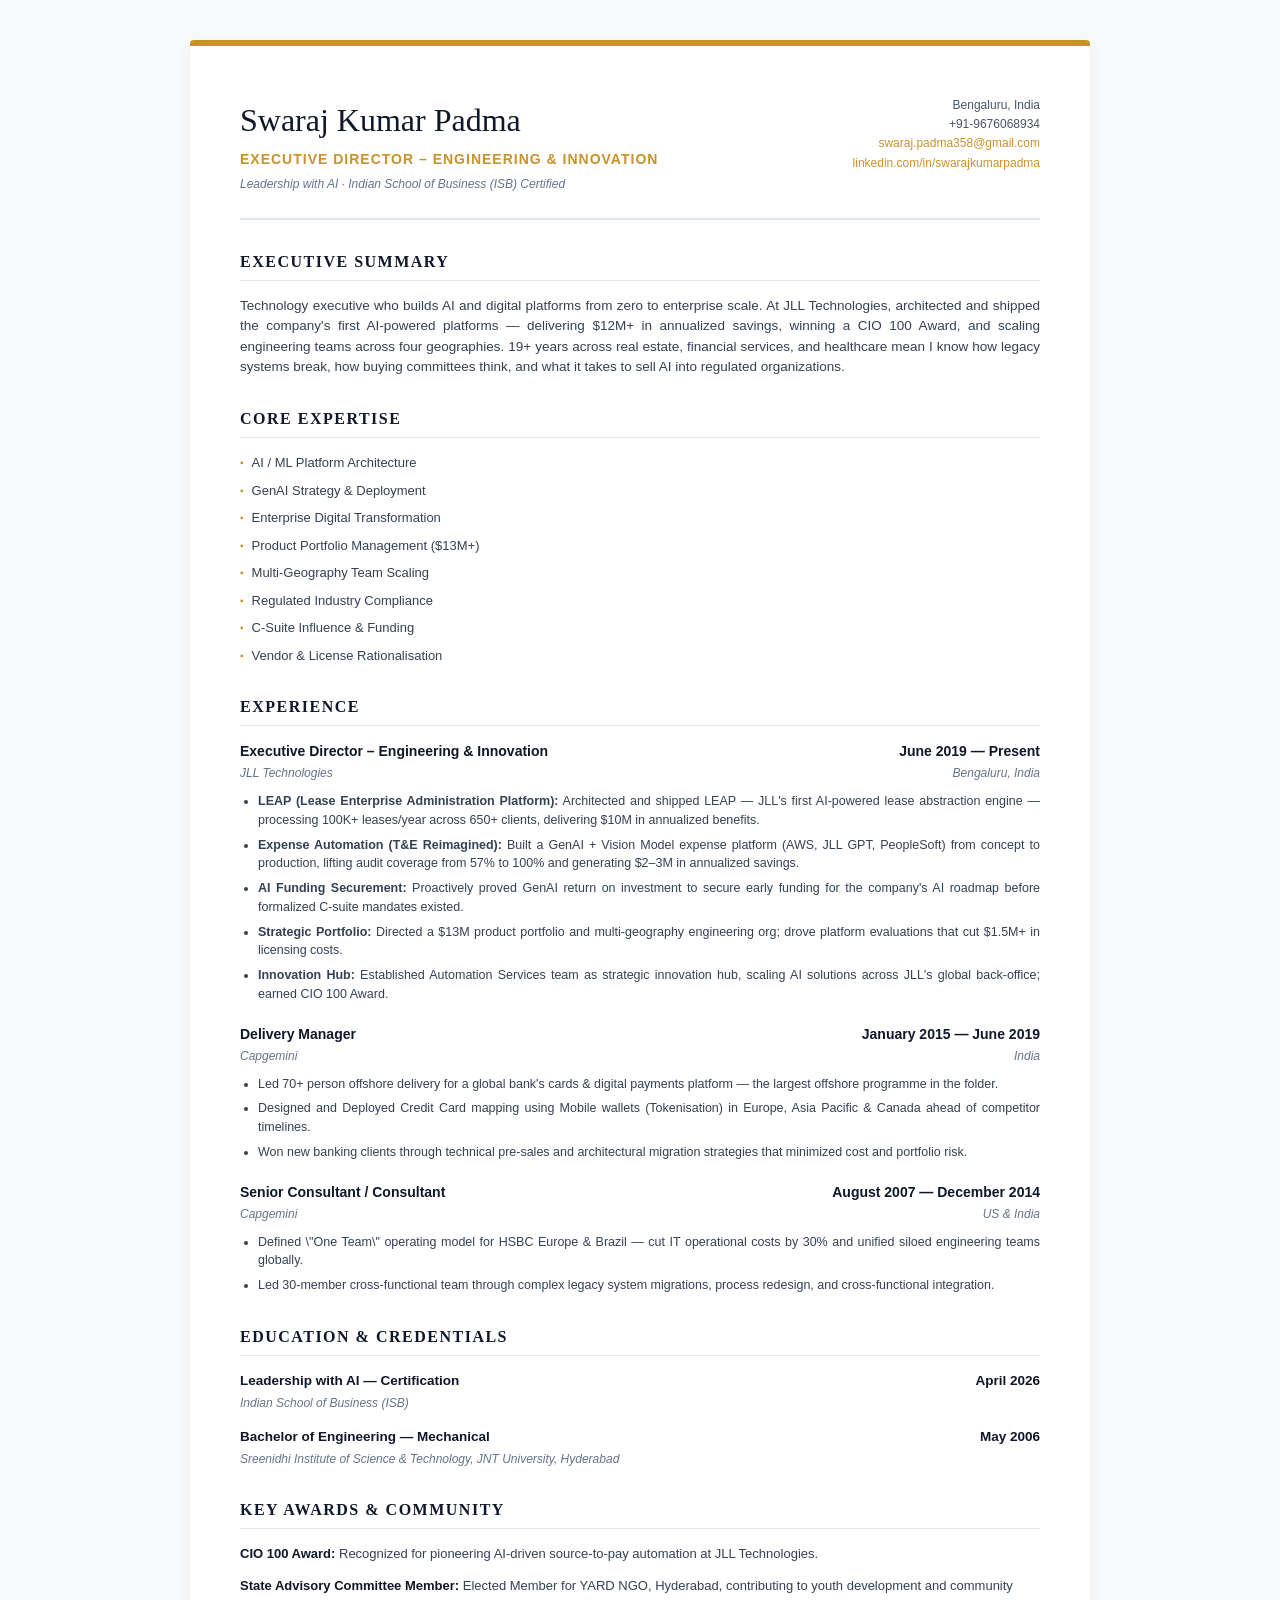
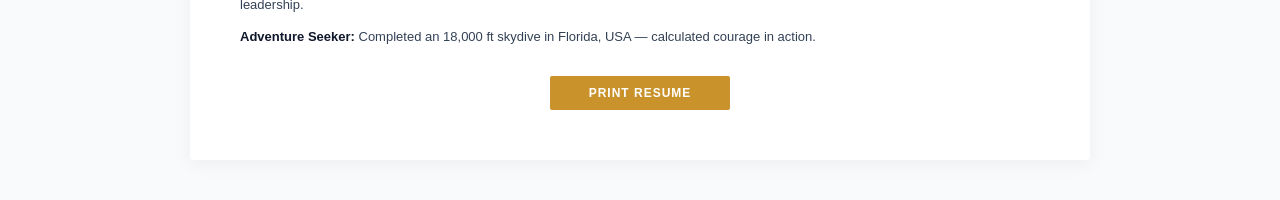
<file: public/Swaraj_Kumar_Padma_Resume.html>
<!doctype html>
<html lang="en">
  <head>
    <meta charset="UTF-8" />
    <meta name="viewport" content="width=device-width, initial-scale=1.0" />
    <title>Swaraj Kumar Padma - Executive Resume</title>
    <style>
      body {
        font-family: -apple-system, BlinkMacSystemFont, "Segoe UI", Roboto, Helvetica, Arial, sans-serif;
        color: #1e293b;
        line-height: 1.5;
        margin: 0;
        padding: 40px;
        background-color: #f8fafc;
      }
      .resume-container {
        max-width: 800px;
        margin: 0 auto;
        background: #ffffff;
        padding: 50px;
        box-shadow: 0 4px 20px rgba(0, 0, 0, 0.05);
        border-radius: 4px;
        border-top: 6px solid #C9922A;
      }
      header {
        border-bottom: 2px solid #e2e8f0;
        padding-bottom: 25px;
        margin-bottom: 25px;
        display: flex;
        justify-content: space-between;
        align-items: flex-start;
      }
      h1 {
        font-family: Georgia, serif;
        font-size: 32px;
        font-weight: 300;
        margin: 0 0 5px 0;
        color: #0f172a;
      }
      .title {
        font-size: 14px;
        font-weight: 600;
        text-transform: uppercase;
        letter-spacing: 1px;
        color: #C9922A;
        margin: 0;
      }
      .sub {
        font-size: 12px;
        color: #64748b;
        font-style: italic;
        margin: 5px 0 0 0;
      }
      .contact-info {
        text-align: right;
        font-size: 12px;
        color: #475569;
        line-height: 1.6;
      }
      .contact-info a {
        color: #C9922A;
        text-decoration: none;
      }
      h2 {
        font-family: Georgia, serif;
        font-size: 16px;
        font-weight: bold;
        text-transform: uppercase;
        letter-spacing: 1.5px;
        color: #0f172a;
        border-bottom: 1px solid #e2e8f0;
        padding-bottom: 6px;
        margin-top: 30px;
        margin-bottom: 15px;
      }
      .summary {
        font-size: 13.5px;
        color: #334155;
        text-align: justify;
      }
      .competencies-grid {
        display: grid;
        grid-template-cols: 1fr 1fr;
        gap: 8px 20px;
        font-size: 13px;
        color: #334155;
      }
      .competency-item {
        display: flex;
        align-items: center;
      }
      .competency-item::before {
        content: "▪";
        color: #C9922A;
        font-size: 10px;
        margin-right: 8px;
      }
      .job {
        margin-bottom: 20px;
      }
      .job-header {
        display: flex;
        justify-content: space-between;
        font-weight: bold;
        font-size: 14px;
        color: #0f172a;
        margin-bottom: 2px;
      }
      .job-meta {
        display: flex;
        justify-content: space-between;
        font-size: 12px;
        color: #64748b;
        font-style: italic;
        margin-bottom: 10px;
      }
      ul {
        margin: 0;
        padding-left: 18px;
      }
      li {
        font-size: 12.5px;
        color: #334155;
        margin-bottom: 6px;
        text-align: justify;
      }
      .education-item {
        margin-bottom: 15px;
      }
      .education-header {
        display: flex;
        justify-content: space-between;
        font-weight: bold;
        font-size: 13.5px;
        color: #0f172a;
      }
      .education-note {
        font-size: 12px;
        color: #64748b;
        font-style: italic;
        margin-top: 3px;
      }
      .achievement {
        margin-bottom: 12px;
        font-size: 13px;
        color: #334155;
      }
      .achievement strong {
        color: #0f172a;
      }
      .print-btn {
        display: block;
        width: 180px;
        margin: 30px auto 0 auto;
        padding: 10px 20px;
        background-color: #C9922A;
        color: white;
        border: none;
        border-radius: 2px;
        font-size: 12px;
        font-weight: bold;
         text-transform: uppercase;
        letter-spacing: 1px;
        cursor: pointer;
        text-align: center;
        transition: background-color 0.2s;
      }
      .print-btn:hover {
        background-color: #E8B84B;
      }

      @media print {
        body {
          background-color: white;
          padding: 0;
        }
        .resume-container {
          box-shadow: none;
          padding: 0;
          max-width: 100%;
          border-top: none;
        }
        .print-btn {
          display: none;
        }
      }
    </style>
  </head>
  <body>
    <div class="resume-container">
      <header>
        <div>
          <h1>Swaraj Kumar Padma</h1>
          <p class="title">Executive Director – Engineering & Innovation</p>
          <p class="sub">Leadership with AI &middot; Indian School of Business (ISB) Certified</p>
        </div>
        <div class="contact-info">
          Bengaluru, India<br />
          +91-9676068934<br />
          <a href="mailto:swaraj.padma358@gmail.com">swaraj.padma358@gmail.com</a><br />
          <a href="https://www.linkedin.com/in/swarajkumarpadma" target="_blank">linkedin.com/in/swarajkumarpadma</a>
        </div>
      </header>

      <h2>Executive Summary</h2>
      <p class="summary">
        Technology executive who builds AI and digital platforms from zero to enterprise scale. At JLL Technologies, architected and shipped the company's first AI-powered platforms — delivering $12M+ in annualized savings, winning a CIO 100 Award, and scaling engineering teams across four geographies. 19+ years across real estate, financial services, and healthcare mean I know how legacy systems break, how buying committees think, and what it takes to sell AI into regulated organizations.
      </p>

      <h2>Core Expertise</h2>
      <div class="competencies-grid">
        <div class="competency-item">AI / ML Platform Architecture</div>
        <div class="competency-item">GenAI Strategy & Deployment</div>
        <div class="competency-item">Enterprise Digital Transformation</div>
        <div class="competency-item">Product Portfolio Management ($13M+)</div>
        <div class="competency-item">Multi-Geography Team Scaling</div>
        <div class="competency-item">Regulated Industry Compliance</div>
        <div class="competency-item">C-Suite Influence & Funding</div>
        <div class="competency-item">Vendor & License Rationalisation</div>
      </div>

      <h2>Experience</h2>
      
      <div class="job">
        <div class="job-header">
          <span>Executive Director – Engineering & Innovation</span>
          <span>June 2019 — Present</span>
        </div>
        <div class="job-meta">
          <span>JLL Technologies</span>
          <span>Bengaluru, India</span>
        </div>
        <ul>
          <li><strong>LEAP (Lease Enterprise Administration Platform):</strong> Architected and shipped LEAP — JLL's first AI-powered lease abstraction engine — processing 100K+ leases/year across 650+ clients, delivering $10M in annualized benefits.</li>
          <li><strong>Expense Automation (T&E Reimagined):</strong> Built a GenAI + Vision Model expense platform (AWS, JLL GPT, PeopleSoft) from concept to production, lifting audit coverage from 57% to 100% and generating $2–3M in annualized savings.</li>
          <li><strong>AI Funding Securement:</strong> Proactively proved GenAI return on investment to secure early funding for the company's AI roadmap before formalized C-suite mandates existed.</li>
          <li><strong>Strategic Portfolio:</strong> Directed a $13M product portfolio and multi-geography engineering org; drove platform evaluations that cut $1.5M+ in licensing costs.</li>
          <li><strong>Innovation Hub:</strong> Established Automation Services team as strategic innovation hub, scaling AI solutions across JLL's global back-office; earned CIO 100 Award.</li>
        </ul>
      </div>

      <div class="job">
        <div class="job-header">
          <span>Delivery Manager</span>
          <span>January 2015 — June 2019</span>
        </div>
        <div class="job-meta">
          <span>Capgemini</span>
          <span>India</span>
        </div>
        <ul>
          <li>Led 70+ person offshore delivery for a global bank's cards & digital payments platform — the largest offshore programme in the folder.</li>
          <li>Designed and Deployed Credit Card mapping using Mobile wallets (Tokenisation) in Europe, Asia Pacific & Canada ahead of competitor timelines.</li>
          <li>Won new banking clients through technical pre-sales and architectural migration strategies that minimized cost and portfolio risk.</li>
        </ul>
      </div>

      <div class="job">
        <div class="job-header">
          <span>Senior Consultant / Consultant</span>
          <span>August 2007 — December 2014</span>
        </div>
        <div class="job-meta">
          <span>Capgemini</span>
          <span>US & India</span>
        </div>
        <ul>
          <li>Defined \"One Team\" operating model for HSBC Europe & Brazil — cut IT operational costs by 30% and unified siloed engineering teams globally.</li>
          <li>Led 30-member cross-functional team through complex legacy system migrations, process redesign, and cross-functional integration.</li>
        </ul>
      </div>

      <h2>Education & Credentials</h2>
      
      <div class="education-item">
        <div class="education-header">
          <span>Leadership with AI &mdash; Certification</span>
          <span>April 2026</span>
        </div>
        <div class="education-note">Indian School of Business (ISB)</div>
      </div>

      <div class="education-item">
        <div class="education-header">
          <span>Bachelor of Engineering — Mechanical</span>
          <span>May 2006</span>
        </div>
        <div class="education-note">Sreenidhi Institute of Science & Technology, JNT University, Hyderabad</div>
      </div>

      <h2>Key Awards & Community</h2>
      <div class="achievement">
        <strong>CIO 100 Award:</strong> Recognized for pioneering AI-driven source-to-pay automation at JLL Technologies.
      </div>
      <div class="achievement">
        <strong>State Advisory Committee Member:</strong> Elected Member for YARD NGO, Hyderabad, contributing to youth development and community leadership.
      </div>
      <div class="achievement">
        <strong>Adventure Seeker:</strong> Completed an 18,000 ft skydive in Florida, USA — calculated courage in action.
      </div>

      <button class="print-btn" onclick="window.print()">Print Resume</button>
    </div>
  </body>
</html>
</file>
